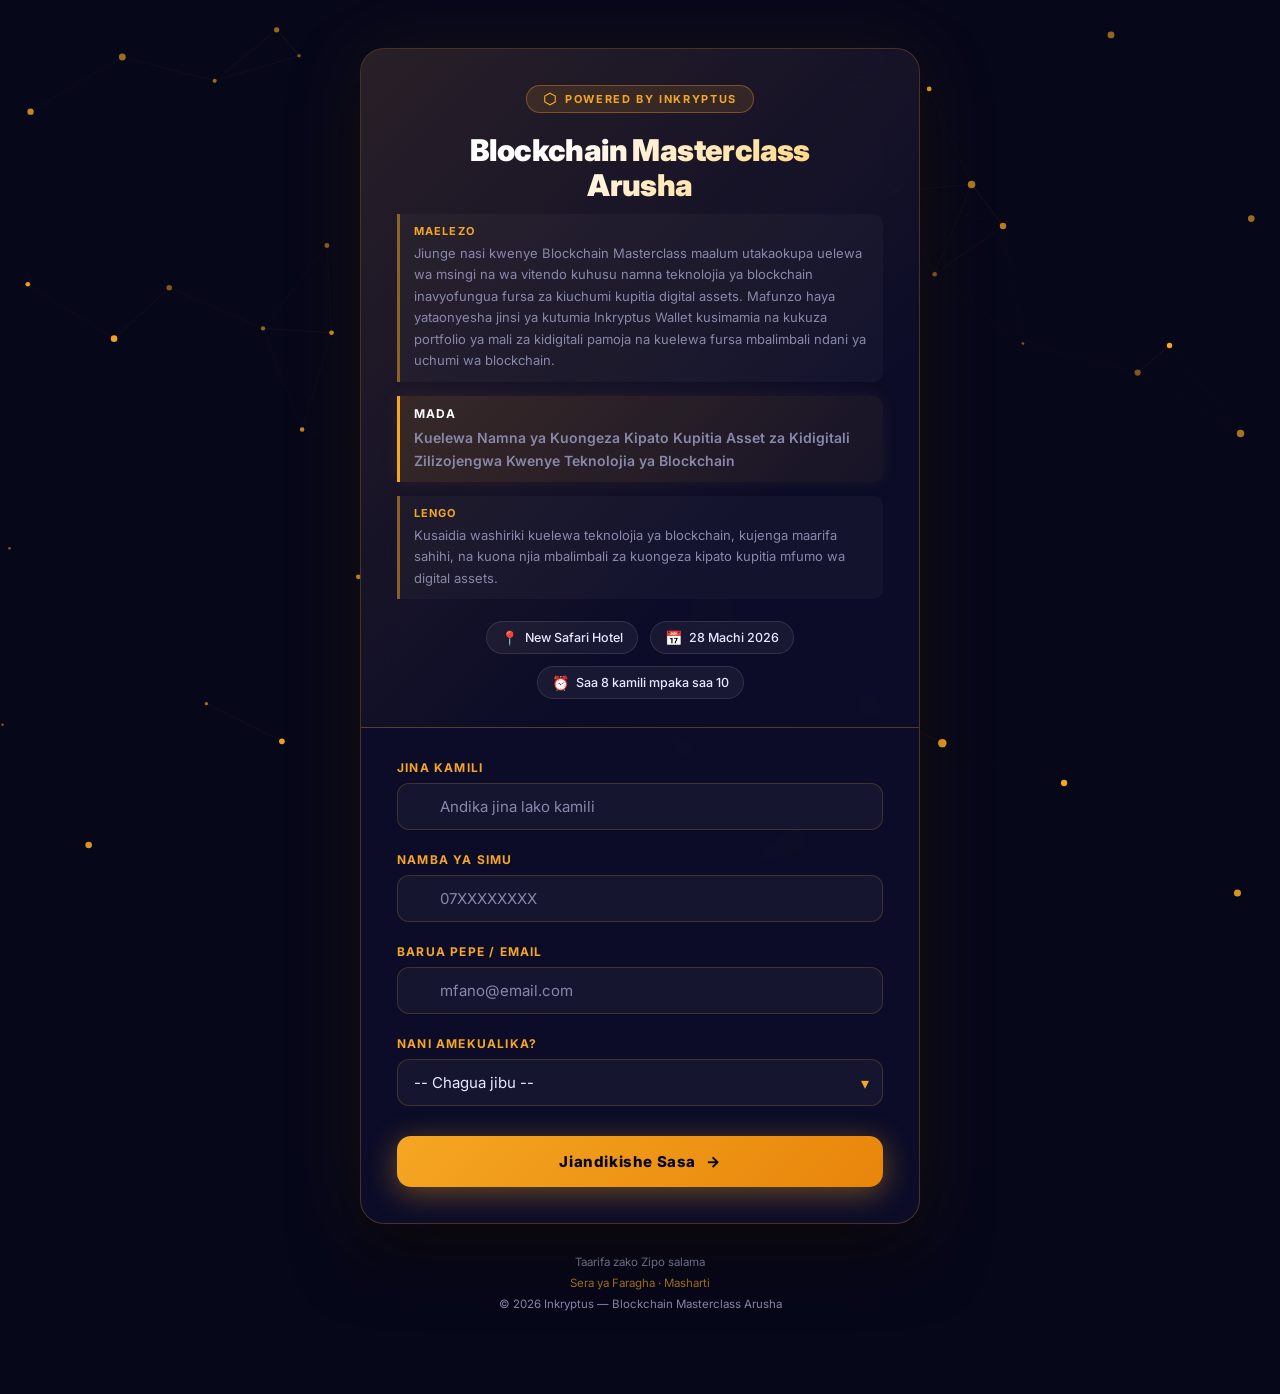
<file: registration.html>
<!DOCTYPE html>
<html lang="sw">
<head>
  <meta charset="UTF-8" />
  <meta name="viewport" content="width=device-width, initial-scale=1.0" />
  <title>Blockchain Masterclass Arusha – Jiandikishe</title>
  <link href="https://fonts.googleapis.com/css2?family=Inter:wght@300;400;500;600;700;800;900&display=swap" rel="stylesheet" />
  <style>
    *, *::before, *::after { box-sizing: border-box; margin: 0; padding: 0; }

    :root {
      --gold:    #f5a623;
      --gold-lt: #ffc857;
      --dark:    #07071a;
      --card:    #0e0e2c;
      --border:  rgba(245, 166, 35, 0.25);
      --text:    #e8e8ff;
      --muted:   #8888aa;
      --green:   #00e5a0;
    }

    html { scroll-behavior: smooth; }

    body {
      font-family: 'Inter', sans-serif;
      background: var(--dark);
      color: var(--text);
      min-height: 100vh;
      overflow-x: hidden;
    }

    /* ── animated canvas background ── */
    #hero-canvas {
      position: fixed;
      inset: 0;
      z-index: 0;
      pointer-events: none;
    }

    /* ── page layout ── */
    .page {
      position: relative;
      z-index: 1;
      display: flex;
      flex-direction: column;
      align-items: center;
      padding: 48px 16px 80px;
    }

    /* ── glass card ── */
    .card {
      background: rgba(14, 14, 44, 0.80);
      backdrop-filter: blur(18px);
      -webkit-backdrop-filter: blur(18px);
      border: 1px solid var(--border);
      border-radius: 24px;
      width: 100%;
      max-width: 560px;
      overflow: hidden;
      box-shadow: 0 0 80px rgba(245, 166, 35, 0.07), 0 32px 64px rgba(0,0,0,0.55);
    }

    /* ── card header ── */
    .card-header {
      position: relative;
      padding: 36px 36px 28px;
      background: linear-gradient(135deg, rgba(245,166,35,0.12) 0%, rgba(7,7,26,0) 70%);
      border-bottom: 1px solid var(--border);
      text-align: center;
    }

    .brand-badge {
      display: inline-flex;
      align-items: center;
      gap: 8px;
      background: rgba(245,166,35,0.12);
      border: 1px solid rgba(245,166,35,0.35);
      border-radius: 999px;
      padding: 6px 16px;
      font-size: 11px;
      font-weight: 700;
      letter-spacing: 0.15em;
      color: var(--gold);
      text-transform: uppercase;
      margin-bottom: 20px;
    }
    .brand-badge svg { width: 14px; height: 14px; }

    .card-header h1 {
      font-size: clamp(22px, 5vw, 30px);
      font-weight: 900;
      letter-spacing: -0.02em;
      line-height: 1.15;
      background: linear-gradient(135deg, #ffffff 30%, var(--gold-lt) 100%);
      -webkit-background-clip: text;
      -webkit-text-fill-color: transparent;
      background-clip: text;
      margin-bottom: 12px;
    }

    .card-header p {
      font-size: 13.5px;
      color: var(--muted);
      line-height: 1.65;
      max-width: 420px;
      margin: 0 auto 22px;
    }

    .event-meta {
      display: flex;
      justify-content: center;
      flex-wrap: wrap;
      gap: 12px;
    }

    .meta-pill {
      display: flex;
      align-items: center;
      gap: 7px;
      background: rgba(255,255,255,0.05);
      border: 1px solid rgba(255,255,255,0.1);
      border-radius: 999px;
      padding: 7px 14px;
      font-size: 12.5px;
      color: var(--text);
      font-weight: 500;
    }
    .meta-pill .dot {
      width: 7px; height: 7px;
      border-radius: 50%;
      background: var(--green);
      box-shadow: 0 0 8px var(--green);
      flex-shrink: 0;
    }
    .meta-pill .icon { font-size: 14px; }

    /* ── form body ── */
    .card-body { padding: 32px 36px 36px; }

    .field { margin-bottom: 22px; }

    label {
      display: block;
      font-size: 12px;
      font-weight: 700;
      letter-spacing: 0.1em;
      text-transform: uppercase;
      color: var(--gold);
      margin-bottom: 8px;
    }

    .input-wrap {
      position: relative;
      display: flex;
      align-items: center;
    }
    .input-wrap .input-icon {
      position: absolute;
      left: 14px;
      color: var(--muted);
      font-size: 16px;
      pointer-events: none;
    }

    input[type="text"],
    input[type="tel"],
    input[type="email"] {
      width: 100%;
      background: rgba(255,255,255,0.04);
      border: 1px solid rgba(245,166,35,0.2);
      border-radius: 12px;
      color: var(--text);
      font-family: inherit;
      font-size: 15px;
      padding: 13px 16px 13px 42px;
      outline: none;
      transition: border-color 0.2s, box-shadow 0.2s, background 0.2s;
    }
    input::placeholder { color: var(--muted); }
    input:focus {
      border-color: var(--gold);
      background: rgba(245,166,35,0.05);
      box-shadow: 0 0 0 3px rgba(245,166,35,0.12);
    }
    input:valid:not(:placeholder-shown) {
      border-color: rgba(0, 229, 160, 0.5);
    }

    /* ── header description sections ── */
    .header-desc {
      text-align: left;
      margin-bottom: 22px;
      display: flex;
      flex-direction: column;
      gap: 14px;
    }
    .desc-section {
      background: rgba(255,255,255,0.03);
      border-left: 3px solid rgba(245,166,35,0.5);
      border-radius: 0 10px 10px 0;
      padding: 10px 14px;
    }
    .desc-label {
      display: block;
      font-size: 11px;
      font-weight: 700;
      letter-spacing: 0.1em;
      text-transform: uppercase;
      color: var(--gold);
      margin-bottom: 5px;
    }
    .desc-section--highlight {
      background: linear-gradient(135deg, rgba(245,166,35,0.13) 0%, rgba(245,166,35,0.05) 100%);
      border-left: 3px solid var(--gold);
      border-radius: 0 10px 10px 0;
      box-shadow: 0 0 18px rgba(245,166,35,0.08);
    }
    .desc-section--highlight .desc-label {
      color: #ffffff;
      font-size: 12px;
    }
    .desc-section--highlight p {
      color: #ffffff;
      font-weight: 600;
      font-size: 14px !important;
    }

    .desc-section p {
      font-size: 13px;
      color: var(--muted);
      line-height: 1.65;
      max-width: none;
      margin: 0;
    }

    /* ── select dropdown ── */
    .select-wrap {
      position: relative;
    }
    .select-wrap::after {
      content: '▾';
      position: absolute;
      right: 14px;
      top: 50%;
      transform: translateY(-50%);
      color: var(--gold);
      font-size: 16px;
      pointer-events: none;
    }
    select {
      width: 100%;
      background: rgba(255,255,255,0.04);
      border: 1px solid rgba(245,166,35,0.2);
      border-radius: 12px;
      color: var(--text);
      font-family: inherit;
      font-size: 15px;
      padding: 13px 40px 13px 16px;
      outline: none;
      appearance: none;
      -webkit-appearance: none;
      cursor: pointer;
      transition: border-color 0.2s, box-shadow 0.2s, background 0.2s;
    }
    select:focus {
      border-color: var(--gold);
      background: rgba(245,166,35,0.05);
      box-shadow: 0 0 0 3px rgba(245,166,35,0.12);
    }
    select option {
      background: #0e0e2c;
      color: var(--text);
      padding: 10px;
    }
    select option:disabled { color: var(--muted); }

    /* ── submit button ── */
    .btn-submit {
      width: 100%;
      margin-top: 8px;
      padding: 16px;
      border: none;
      border-radius: 14px;
      background: linear-gradient(135deg, #f5a623 0%, #e8850a 100%);
      color: #07071a;
      font-family: inherit;
      font-size: 15px;
      font-weight: 800;
      letter-spacing: 0.04em;
      cursor: pointer;
      position: relative;
      overflow: hidden;
      transition: transform 0.15s, box-shadow 0.2s, filter 0.2s;
      box-shadow: 0 6px 30px rgba(245,166,35,0.4);
    }
    .btn-submit::before {
      content: '';
      position: absolute;
      inset: 0;
      background: linear-gradient(135deg, rgba(255,255,255,0.2) 0%, transparent 60%);
      opacity: 0;
      transition: opacity 0.2s;
    }
    .btn-submit:hover { transform: translateY(-2px); box-shadow: 0 10px 40px rgba(245,166,35,0.55); filter: brightness(1.05); }
    .btn-submit:hover::before { opacity: 1; }
    .btn-submit:active { transform: translateY(0); }

    .btn-submit .btn-inner {
      display: flex;
      align-items: center;
      justify-content: center;
      gap: 10px;
    }
    .btn-submit .arrow {
      display: inline-block;
      transition: transform 0.2s;
    }
    .btn-submit:hover .arrow { transform: translateX(5px); }

    /* ── success overlay ── */
    .success-screen {
      display: none;
      padding: 60px 36px;
      text-align: center;
    }
    .success-screen.visible { display: block; }
    .card-body.hidden { display: none; }

    .checkmark-circle {
      width: 80px; height: 80px;
      border-radius: 50%;
      background: rgba(0,229,160,0.12);
      border: 2px solid var(--green);
      display: flex; align-items: center; justify-content: center;
      margin: 0 auto 24px;
      animation: pop 0.4s cubic-bezier(0.34,1.56,0.64,1);
    }
    @keyframes pop {
      from { transform: scale(0); opacity: 0; }
      to   { transform: scale(1); opacity: 1; }
    }
    .checkmark-circle svg { width: 36px; height: 36px; }

    .success-screen h2 {
      font-size: 24px;
      font-weight: 800;
      color: #fff;
      margin-bottom: 10px;
    }
    .success-screen p {
      font-size: 14px;
      color: var(--muted);
      line-height: 1.7;
      max-width: 340px;
      margin: 0 auto;
    }

    /* ── footer ── */
    .footer {
      margin-top: 28px;
      text-align: center;
      font-size: 11.5px;
      color: var(--muted);
      line-height: 1.8;
    }
    .footer a { color: rgba(245,166,35,0.7); text-decoration: none; }
    .footer a:hover { color: var(--gold); }

    /* ── CORS note banner ── */
    .cors-note {
      background: rgba(245,166,35,0.08);
      border: 1px solid rgba(245,166,35,0.2);
      border-radius: 10px;
      padding: 10px 14px;
      font-size: 12px;
      color: var(--muted);
      margin-bottom: 24px;
      line-height: 1.6;
      display: none; /* shown only if JS submit method is used */
    }

    @media (max-width: 480px) {
      .card-header, .card-body { padding-left: 22px; padding-right: 22px; }
      .success-screen { padding: 40px 22px; }
    }
  </style>
</head>
<body>

<!-- animated blockchain network background -->
<canvas id="hero-canvas"></canvas>

<div class="page">
  <div class="card">

    <!-- ════ HEADER ════ -->
    <div class="card-header">
      <div class="brand-badge">
        <!-- hex icon -->
        <svg viewBox="0 0 24 24" fill="none" stroke="currentColor" stroke-width="2">
          <path d="M12 2l9 5v10l-9 5-9-5V7z"/>
        </svg>
        POWERED BY INKRYPTUS
      </div>

      <h1>Blockchain Masterclass<br/>Arusha</h1>

      <div class="header-desc">
        <div class="desc-section">
          <span class="desc-label">Maelezo</span>
          <p>Jiunge nasi kwenye Blockchain Masterclass maalum utakaokupa uelewa wa msingi na wa vitendo kuhusu namna teknolojia ya blockchain inavyofungua fursa za kiuchumi kupitia digital assets. Mafunzo haya yataonyesha jinsi ya kutumia Inkryptus Wallet kusimamia na kukuza portfolio ya mali za kidigitali pamoja na kuelewa fursa mbalimbali ndani ya uchumi wa blockchain.</p>
        </div>
        <div class="desc-section desc-section--highlight">
          <span class="desc-label">Mada</span>
          <p>Kuelewa Namna ya Kuongeza Kipato Kupitia Asset za Kidigitali Zilizojengwa Kwenye Teknolojia ya Blockchain</p>
        </div>
        <div class="desc-section">
          <span class="desc-label">Lengo</span>
          <p>Kusaidia washiriki kuelewa teknolojia ya blockchain, kujenga maarifa sahihi, na kuona njia mbalimbali za kuongeza kipato kupitia mfumo wa digital assets.</p>
        </div>
      </div>

      <div class="event-meta">
        <div class="meta-pill"><span class="icon">📍</span> New Safari Hotel</div>
        <div class="meta-pill"><span class="icon">📅</span> 28 Machi 2026</div>
        <div class="meta-pill"><span class="icon">⏰</span> Saa 8 kamili mpaka saa 10</div>
      </div>
    </div>

    <!-- ════ FORM BODY ════ -->
    <!--
      IMPORTANT: Google Forms blocks direct CORS POST from external domains.
      The form below uses a hidden iframe target so the page does NOT reload/show CORS error.
      Responses still land in your Google Sheet.
    -->
    <div class="card-body" id="form-body">

      <form
        id="reg-form"
        action="https://docs.google.com/forms/d/e/1FAIpQLSeRY7WX7ybjezkA2uPOrx9lRqA30jNGh1IuWtohwqlj7t0ISw/formResponse"
        method="POST"
        target="hidden-iframe"
        novalidate
      >
        <!-- hidden iframe absorbs Google's redirect response -->
        <iframe name="hidden-iframe" style="display:none;" aria-hidden="true"></iframe>

        <!-- JINA KAMILI -->
        <div class="field">
          <label for="full-name">Jina Kamili</label>
          <div class="input-wrap">
           
            <input
              id="full-name"
              type="text"
              name="entry.750183267"
              placeholder="Andika jina lako kamili"
              required
              autocomplete="name"
            />
          </div>
        </div>

        <!-- NAMBA YA SIMU -->
        <div class="field">
          <label for="phone">Namba ya Simu</label>
          <div class="input-wrap">
            
            <input
              id="phone"
              type="tel"
              name="entry.1461109588"
              placeholder="07XXXXXXXX"
              required
              autocomplete="tel"
            />
          </div>
        </div>

        <!-- BARUA PEPE / EMAIL -->
        <div class="field">
          <label for="email">Barua Pepe / Email</label>
          <div class="input-wrap">
          
            <input
              id="email"
              type="email"
              name="entry.1255278913"
              placeholder="mfano@email.com"
              required
              autocomplete="email"
            />
          </div>
        </div>

        <!-- NANI AMEKUALIKA? -->
        <div class="field">
          <label for="invited">Nani Amekualika?</label>
          <div class="select-wrap">
            <select id="invited" name="entry.1408619273" required>
              <option value="" disabled selected>-- Chagua jibu --</option>
              <option value="NIMEONA MTANDAONI">Nimeona Mtandaoni</option>
              <option value="AMENIALIKA MTU">Amenialika Mtu</option>
              <option value="MIMI NI MTUMIAJI WA INKRYPTUS">Mimi ni Mtumiaji wa Inkryptus</option>
            </select>
          </div>
        </div>

        <button type="submit" class="btn-submit">
          <span class="btn-inner">
            Jiandikishe Sasa
            <span class="arrow">→</span>
          </span>
        </button>

      </form>
    </div>

    <!-- ════ SUCCESS SCREEN ════ -->
    <div class="success-screen" id="success-screen">
      <div class="checkmark-circle">
        <svg viewBox="0 0 24 24" fill="none" stroke="#00e5a0" stroke-width="2.5" stroke-linecap="round" stroke-linejoin="round">
          <polyline points="20 6 9 17 4 12"/>
        </svg>
      </div>
      <h2>Umefanikiwa! 🎉</h2>
      <p>
        Usajili wako umekubaliwa. Tutakutumia maelezo zaidi hivi karibuni.<br/><br/>
        Tunakusubiri <strong>28 Machi 2026</strong> — New Safari Hotel, Arusha.
      </p>
    </div>

  </div><!-- /card -->

  <div class="footer">
    Taarifa zako Zipo salama<br/>
    <a href="https://policies.google.com/privacy" target="_blank" rel="noopener">Sera ya Faragha</a> ·
    <a href="https://policies.google.com/terms" target="_blank" rel="noopener">Masharti</a><br/>
    &copy; 2026 Inkryptus — Blockchain Masterclass Arusha
  </div>
</div><!-- /page -->

<script>
  /* ── blockchain node animation ── */
  (function () {
    const canvas = document.getElementById('hero-canvas');
    const ctx = canvas.getContext('2d');
    let W, H, nodes;

    function resize() {
      W = canvas.width  = window.innerWidth;
      H = canvas.height = window.innerHeight;
    }

    function makeNodes(n) {
      return Array.from({ length: n }, () => ({
        x: Math.random() * W,
        y: Math.random() * H,
        vx: (Math.random() - 0.5) * 0.5,
        vy: (Math.random() - 0.5) * 0.5,
        r: Math.random() * 2.5 + 1,
        pulse: Math.random() * Math.PI * 2,
      }));
    }

    function draw() {
      ctx.clearRect(0, 0, W, H);
      const GOLD  = 'rgba(245,166,35,';
      const CONN  = 160; // max connection distance
      nodes.forEach(n => {
        n.x += n.vx; n.y += n.vy; n.pulse += 0.025;
        if (n.x < 0 || n.x > W) n.vx *= -1;
        if (n.y < 0 || n.y > H) n.vy *= -1;
      });
      // edges
      for (let i = 0; i < nodes.length; i++) {
        for (let j = i + 1; j < nodes.length; j++) {
          const dx = nodes[i].x - nodes[j].x;
          const dy = nodes[i].y - nodes[j].y;
          const d  = Math.sqrt(dx * dx + dy * dy);
          if (d < CONN) {
            ctx.beginPath();
            ctx.moveTo(nodes[i].x, nodes[i].y);
            ctx.lineTo(nodes[j].x, nodes[j].y);
            ctx.strokeStyle = GOLD + (0.15 * (1 - d / CONN)) + ')';
            ctx.lineWidth = 0.7;
            ctx.stroke();
          }
        }
      }
      // nodes
      nodes.forEach(n => {
        const glow = Math.sin(n.pulse) * 0.5 + 0.5;
        ctx.beginPath();
        ctx.arc(n.x, n.y, n.r + glow, 0, Math.PI * 2);
        ctx.fillStyle = GOLD + (0.5 + glow * 0.5) + ')';
        ctx.fill();
      });
      requestAnimationFrame(draw);
    }

    resize();
    nodes = makeNodes(55);
    draw();
    window.addEventListener('resize', () => { resize(); nodes = makeNodes(55); });
  }());

  /* ── form submission with success screen ── */
  const form    = document.getElementById('reg-form');
  const body    = document.getElementById('form-body');
  const success = document.getElementById('success-screen');
  const iframe  = document.querySelector('iframe[name="hidden-iframe"]');

  form.addEventListener('submit', function (e) {
    // basic client-side validation
    const name     = form.querySelector('[name="entry.750183267"]').value.trim();
    const phone    = form.querySelector('[name="entry.1461109588"]').value.trim();
    const email    = form.querySelector('[name="entry.1255278913"]').value.trim();
    const invited  = form.querySelector('[name="entry.1408619273"]').value;

    if (!name || !phone || !email || !invited) {
      e.preventDefault();
      alert('Tafadhali jaza sehemu zote kabla ya kuwasilisha.');
      return;
    }

    // show success after iframe loads (Google redirect completes)
    iframe.addEventListener('load', function onLoad() {
      iframe.removeEventListener('load', onLoad);
      body.classList.add('hidden');
      success.classList.add('visible');
    });
    // fallback: show success after 3 s if iframe event doesn't fire
    setTimeout(function () {
      if (!success.classList.contains('visible')) {
        body.classList.add('hidden');
        success.classList.add('visible');
      }
    }, 3000);
  });
</script>

</body>
</html>
</file>
